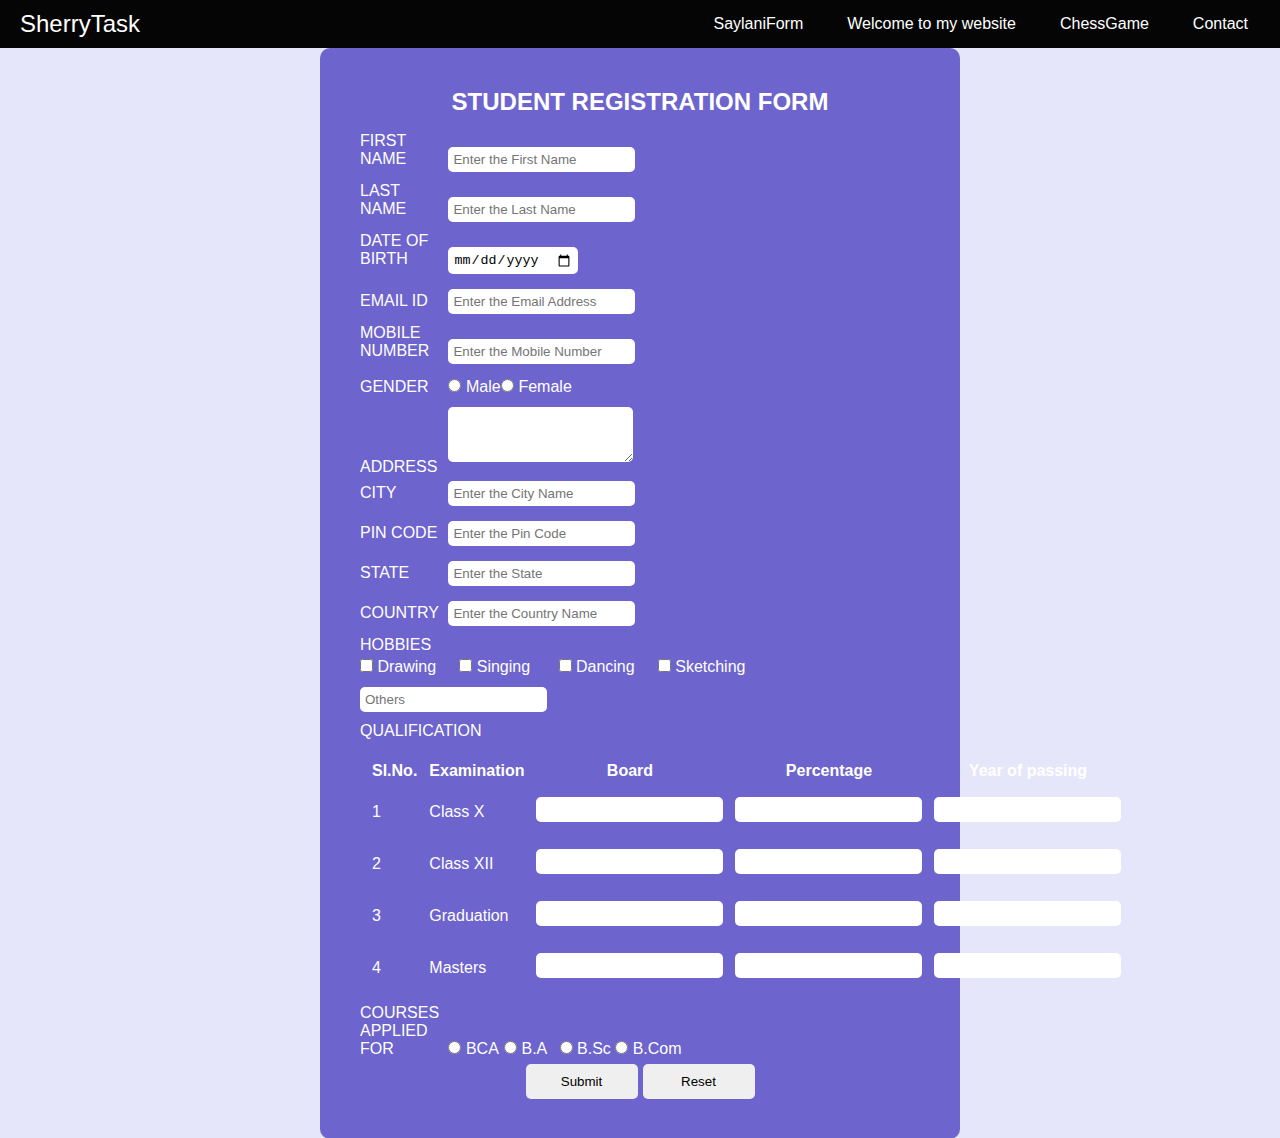
<file: index.html>
<!DOCTYPE html>
<html lang="en">
<head>
    <meta charset="UTF-8">
    <meta name="viewport" content="width=device-width, initial-scale=1.0">
    <title>Student Registration Form</title>
    <link rel="stylesheet" href="style.css">
</head>
<body>

    <!-- Navbar HTML START! -->
    <nav class="navbar">
        <div class="nav-logo">SherryTask</div>
        <ul class="nav-links">
            <li><a href="index.html">SaylaniForm</a></li>
            <li><a href="website.html">Welcome to my website</a></li>
            <li><a href="chessgame.html">ChessGame</a></li>
            <li><a href="https://www.instagram.com/shehrryar_khan/">Contact</a></li>
        </ul>
    </nav>
    <!-- Navbar HTML ENDS! -->
    <div class="container">
        <h2>STUDENT REGISTRATION FORM</h2>
        <form action="#">
            <label for="firstname">FIRST NAME</label>
            <input type="text" id="firstname" name="firstname" maxlength="30" placeholder="Enter the First Name" required>
            <br>

            <label for="lastname">LAST NAME</label>
            <input type="text" id="lastname" name="lastname" maxlength="30" placeholder="Enter the Last Name" required>
            <br>

            <label for="dob">DATE OF BIRTH</label>
            <input type="date" name="" id=""><br>

            <label for="email">EMAIL ID</label>
            <input type="email" id="email" name="email" placeholder="Enter the Email Address" required><br>

            <label for="mobile">MOBILE NUMBER</label>
            <input type="tel" id="mobile" name="mobile" pattern="[0-9]{10}" placeholder="Enter the Mobile Number" required><br>

            <label for="gender">GENDER</label>
            <div class="gender">
                <input type="radio" id="male" name="gender" value="Male" required>
                <label for="male" style="margin-right: 10px;">Male</label>

                <input type="radio" id="female" name="gender" value="Female">
                <label for="female">Female</label>
            </div>
            <br>

            <label for="address">ADDRESS</label>
            <textarea id="address" name="address" rows="3" required></textarea><br>

            <label for="city">CITY</label>
            <input type="text" id="city" name="city" maxlength="30" placeholder="Enter the City Name" required><br>

            <label for="pincode">PIN CODE</label>
            <input type="text" id="pincode" name="pincode" pattern="[0-9]{6}" placeholder="Enter the Pin Code" required><br>

            <label for="state">STATE</label>
            <input type="text" id="state" name="state" maxlength="30" placeholder="Enter the State" required><br>

            <label for="country">COUNTRY</label>
            <input type="text" id="country" name="country" placeholder="Enter the Country Name" required><br>

            <label for="hobbies">HOBBIES</label>
            <div class="hobbies">
                <input type="checkbox" id="drawing" name="hobbies" value="Drawing">
                <label for="drawing">Drawing</label>
                <input type="checkbox" id="singing" name="hobbies" value="Singing">
                <label for="singing">Singing</label>
                <input type="checkbox" id="dancing" name="hobbies" value="Dancing">
                <label for="dancing">Dancing</label>
                <input type="checkbox" id="sketching" name="hobbies" value="Sketching">
                <label for="sketching">Sketching</label>
                <input type="text" id="others" name="hobbies" placeholder="Others">
            </div>
            <br>

            <label for="qualification">QUALIFICATION</label>
            <table>
                <tr>
                    <th>Sl.No.</th>
                    <th>Examination</th>
                    <th>Board</th>
                    <th>Percentage</th>
                    <th>Year of passing</th>
                </tr>
                <tr>
                    <td>1</td>
                    <td>Class X</td>
                    <td><input type="text" name="board1" maxlength="10"></td>
                    <td><input type="number" step="0.01" name="percentage1"></td>
                    <td><input type="number" name="year1"></td>
                </tr>
                <tr>
                    <td>2</td>
                    <td>Class XII</td>
                    <td><input type="text" name="board2" maxlength="10"></td>
                    <td><input type="number" step="0.01" name="percentage2"></td>
                    <td><input type="number" name="year2"></td>
                </tr>
                <tr>
                    <td>3</td>
                    <td>Graduation</td>
                    <td><input type="text" name="board3" maxlength="10"></td>
                    <td><input type="number" step="0.01" name="percentage3"></td>
                    <td><input type="number" name="year3"></td>
                </tr>
                <tr>
                    <td>4</td>
                    <td>Masters</td>
                    <td><input type="text" name="board4" maxlength="10"></td>
                    <td><input type="number" step="0.01" name="percentage4"></td>
                    <td><input type="number" name="year4"></td>
                </tr>
            </table>
            <br>

            <label for="course">COURSES APPLIED FOR</label>
            <div class="courses">
                <input type="radio" id="bca" name="course" value="BCA" required>
                <label for="bca">BCA</label>
                <input type="radio" id="ba" name="course" value="BA">
                <label for="ba">B.A</label>
                <input type="radio" id="bsc" name="course" value="BSc">
                <label for="bsc">B.Sc</label>
                <input type="radio" id="bcom" name="course" value="BCom">
                <label for="bcom">B.Com</label>
            </div>
            
            <div class="btn">
                <button type="submit">Submit</button>
                 <button type="reset">Reset</button>
 
            </div>
                   </form>
    </div>
</body>
</html>
</file>
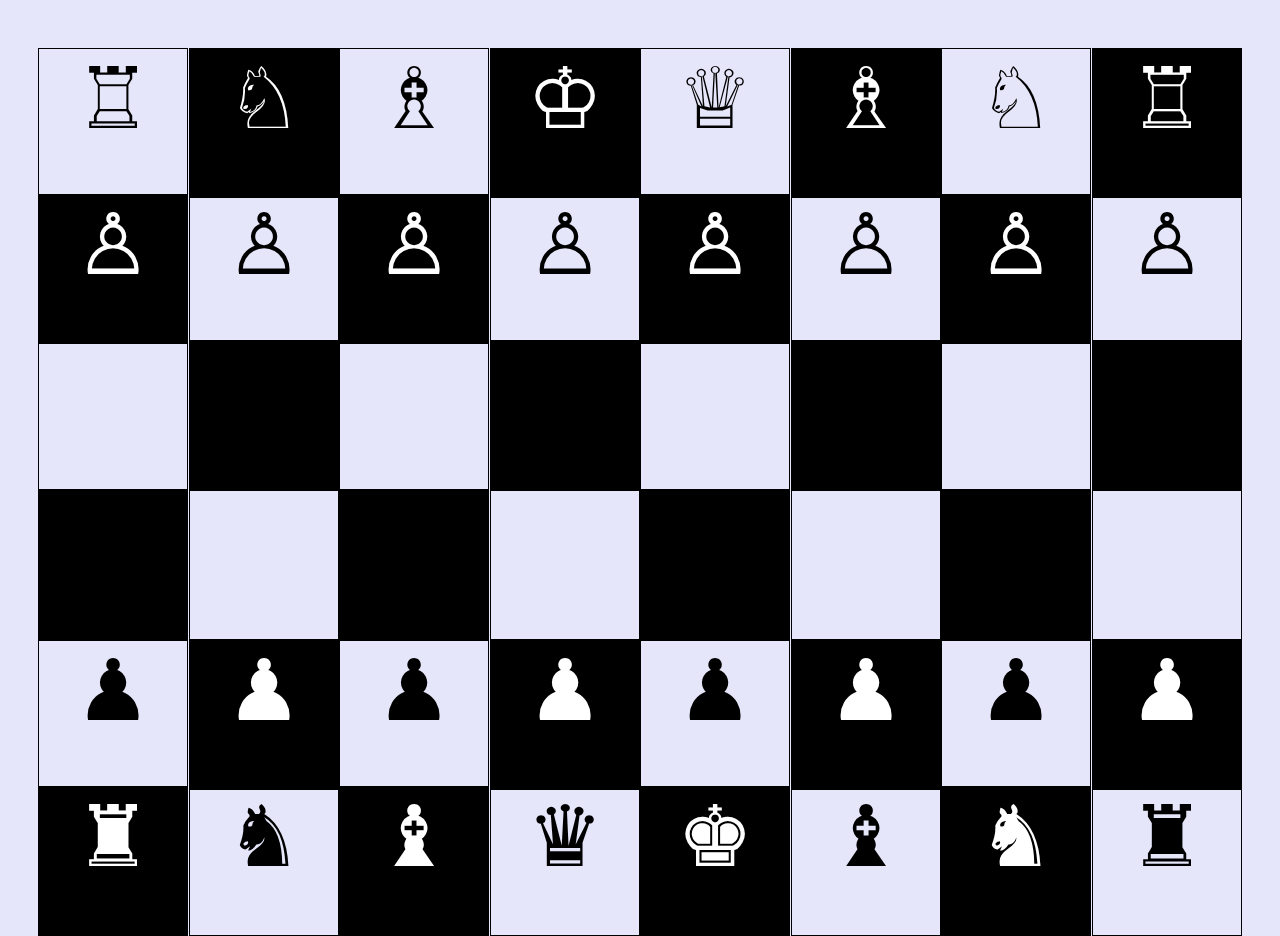
<file: chessgame.html>
<!DOCTYPE html>
<html lang="en">
<head>
    <meta charset="UTF-8">
    <meta name="viewport" content="width=device-width, initial-scale=1.0">
    <title>ChessGame</title>
    <link rel="stylesheet" href="style.css">
</head>
<body>

    <center>
        <div class="game">
    <div>
  <div class="box">&#9814;</div>
   <div class="box black">&#9816;</div>
   <div class="box">&#9815;</div>
   <div class="box black">&#9812;</div>
   <div class="box">&#9813;</div>
   <div class="box black">&#9815;</div>
   <div class="box">&#9816;</div>
   <div class="box black">&#9814;</div>
</div>

<div>
    <div class="box black">&#9817;</div>
   <div class="box">&#9817;</div>
   <div class="box black">&#9817;</div>
   <div class="box">&#9817;</div>
   <div class="box black">&#9817;</div>
   <div class="box">&#9817;</div>
   <div class="box black">&#9817;</div>
   <div class="box">&#9817;</div>
</div>


<div>
    <div class="box"></div>
    <div class="box black"></div>
    <div class="box"></div>
    <div class="box black"></div>
    <div class="box"></div>
    <div class="box black"></div>
    <div class="box"></div>
    <div class="box black"></div>
</div>
<div>
    <div class="box black"></div>
    <div class="box"></div>
    <div class="box black"></div>
    <div class="box"></div>
    <div class="box black"></div>
    <div class="box"></div>
    <div class="box black"></div>
    <div class="box"></div>
</div>


<div>
    <div class="box">&#9823;</div>
     <div class="box black">&#9823;</div>
     <div class="box">&#9823;</div>
     <div class="box black">&#9823;</div>
     <div class="box">&#9823;</div>
     <div class="box black">&#9823;</div>
     <div class="box">&#9823;</div>
     <div class="box black">&#9823;</div>
  </div>
  
  <div>
      <div class="box black">&#9820;</div>
     <div class="box">&#9822;</div>
     <div class="box black">&#9821;</div>
     <div class="box">&#9819;</div>
     <div class="box black">&#9818;</div>
     <div class="box">&#9821;</div>
     <div class="box black">&#9822;</div>
     <div class="box">&#9820;</div>
  </div>
</div>
</center>

</body>
</html>
</file>
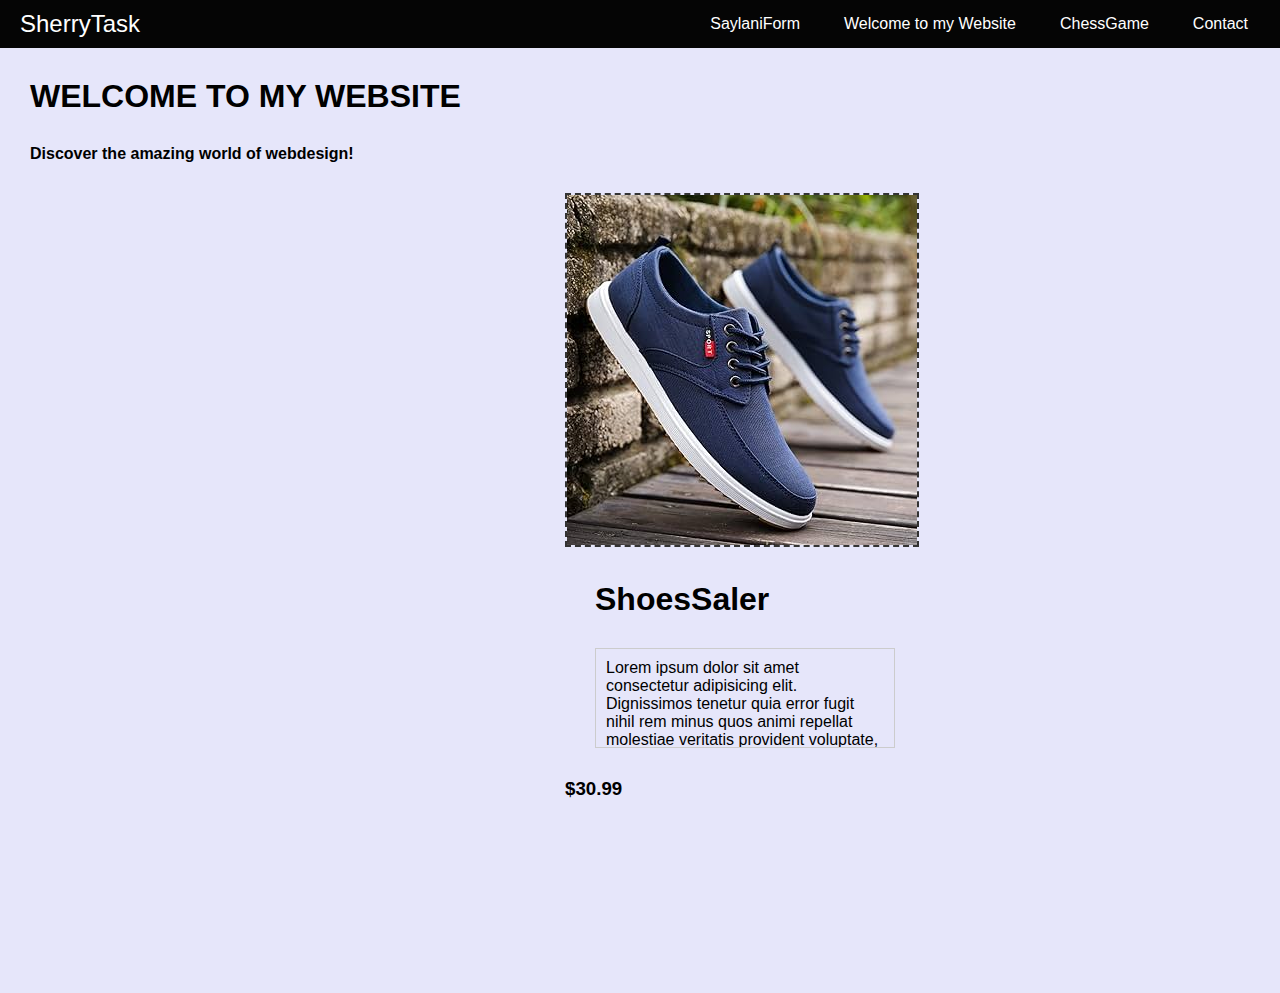
<file: website.html>
<!DOCTYPE html>
<html lang="en">
<head>
    <meta charset="UTF-8">
    <meta name="viewport" content="width=device-width, initial-scale=1.0">
    <title>Welcome to my Website</title>
    <link rel="stylesheet" href="style.css">
</head>
<body>
    <div>
        <nav class="navbarr">
            <div class="nav-logos">SherryTask</div>
            <ul class="nav-linkss">
                <li><a href="index.html">SaylaniForm</a></li>
                <li><a href="website.html">Welcome to my Website</a></li>
                <li><a href="chessgame.html">ChessGame</a></li>
                <li><a href="https://www.instagram.com/shehrryar_khan/">Contact</a></li>
            </ul>
        </nav>
    </div>

        <h1>WELCOME TO MY WEBSITE</h1>
        <p><b>Discover the amazing world of webdesign!</b></p>

            <div class="shoe">
            <div class="img">
                <img src="71m6hGooclL._AC_UF350,350_QL80_.jpg" alt=""/>
                <h1 class="shoeHeading">ShoesSaler</h1>
                <p class="scrollbar">Lorem ipsum dolor sit amet consectetur adipisicing elit. Dignissimos tenetur quia error fugit nihil rem minus quos animi repellat molestiae veritatis provident voluptate, non rerum harum eum. Reiciendis, saepe facere.</p>
                <h3>$30.99</h3>
            </div>
        </div>
    
</body>
</html>
</file>
<file: style.css>
*{
    margin: 0;
    padding: 0;
    box-sizing: border-box;

}
body {
    font-family: Arial, sans-serif;
    background-color: #E6E6FA;
}

/* navbar CSS START! */

.navbar {
    display: flex;
    justify-content: space-between;
    align-items: center;
    background-color:  #000000fa;
    padding: 10px 20px;
}

.nav-logo {
    color: #fff;
    font-size: 1.5em;
}

.nav-links {
    list-style: none;
    padding: 0;
    margin: 0;
    display: flex;
}

.nav-links li {
    margin-left: 20px;
}

.nav-links a {
    color: #fff;
    text-decoration: none;
    font-size: 1em;
    padding: 8px 12px;
    transition: background-color 0.3s;
}

.nav-links a:hover {
    background-color: #575757;
    border-radius: 5px;
}

/* navbar CSS END! */

/* My website Starts! */


.img{
    margin: auto;
    width: 150px;
    height: 800px;
    
   
}
img{
    border: 2px dashed #333;
}
.shoeHeading{
    text-align: center;
}
.scrollbar {
    width: 300px;
    height: 100px; 
    overflow: auto; 
    border: 1px solid #ccc; 
    padding: 10px; 
} 
.navbarr {
    display: flex;
    justify-content: space-between;
    align-items: center;
    background-color: #000000fa;
    padding: 10px 20px;
}

.nav-logos {
    color: #fff;
    font-size: 1.5em;
}

.nav-linkss {
    list-style: none;
    padding: 0;
    margin: 0;
    display: flex;
}

.nav-linkss li {
    margin-left: 20px;
}

.nav-linkss a {
    color: #fff;
    text-decoration: none;
    font-size: 1em;
    padding: 8px 12px;
    transition: background-color 0.3s;
}

.nav-linkss a:hover {
    background-color: #575757;
    border-radius: 5px;
}

h1,p{
    margin: 30px;

}
/* My Website Ends! */



/* ChessGame Starts! */
.game{
    margin-top: 50px;
}
.box{
    width: 150px;
    height: 150px;
    border: 1px solid black;
    margin: -2px;
    display: inline-block;
    font-size: 85px;
    text-align: center;
}

.black{
    background-color: black;
    color: white;


}



/* ChessGame Ends! */
.container {
    width: 50%;
    margin: 0 auto;
    background-color: #6d64cd;
    color: #FFFFFF;
    padding: 40px;
    border-radius: 10px;
    
}

h2 {
    text-align: center;
    margin-bottom: 1rem;
}




label {
    width: 15%;
    display: inline-block;
}

input, select, textarea {
    
    padding: 5px;
    margin-top: 5px;
    margin-bottom: 10px;
    border: none;
    border-radius: 5px;

}

 .gender, .hobbies, .courses {
    display: inline-block;
    
}

#qualification{
    vertical-align: 40px;
}

table {
    margin-top: 10px;
    display: inline-block;
}

table, th, td {
    padding: 5px;
    border: none;
}

button {
    width: 20%;
    padding: 10px;
    margin-top: 20px auto;
    border: none;
    border-radius: 5px;
    cursor: pointer;
}

.btn{
    display: flex;
    justify-content: center;
    gap: 5px;
}

button:hover {
    opacity: 0.8;
}
</file>
